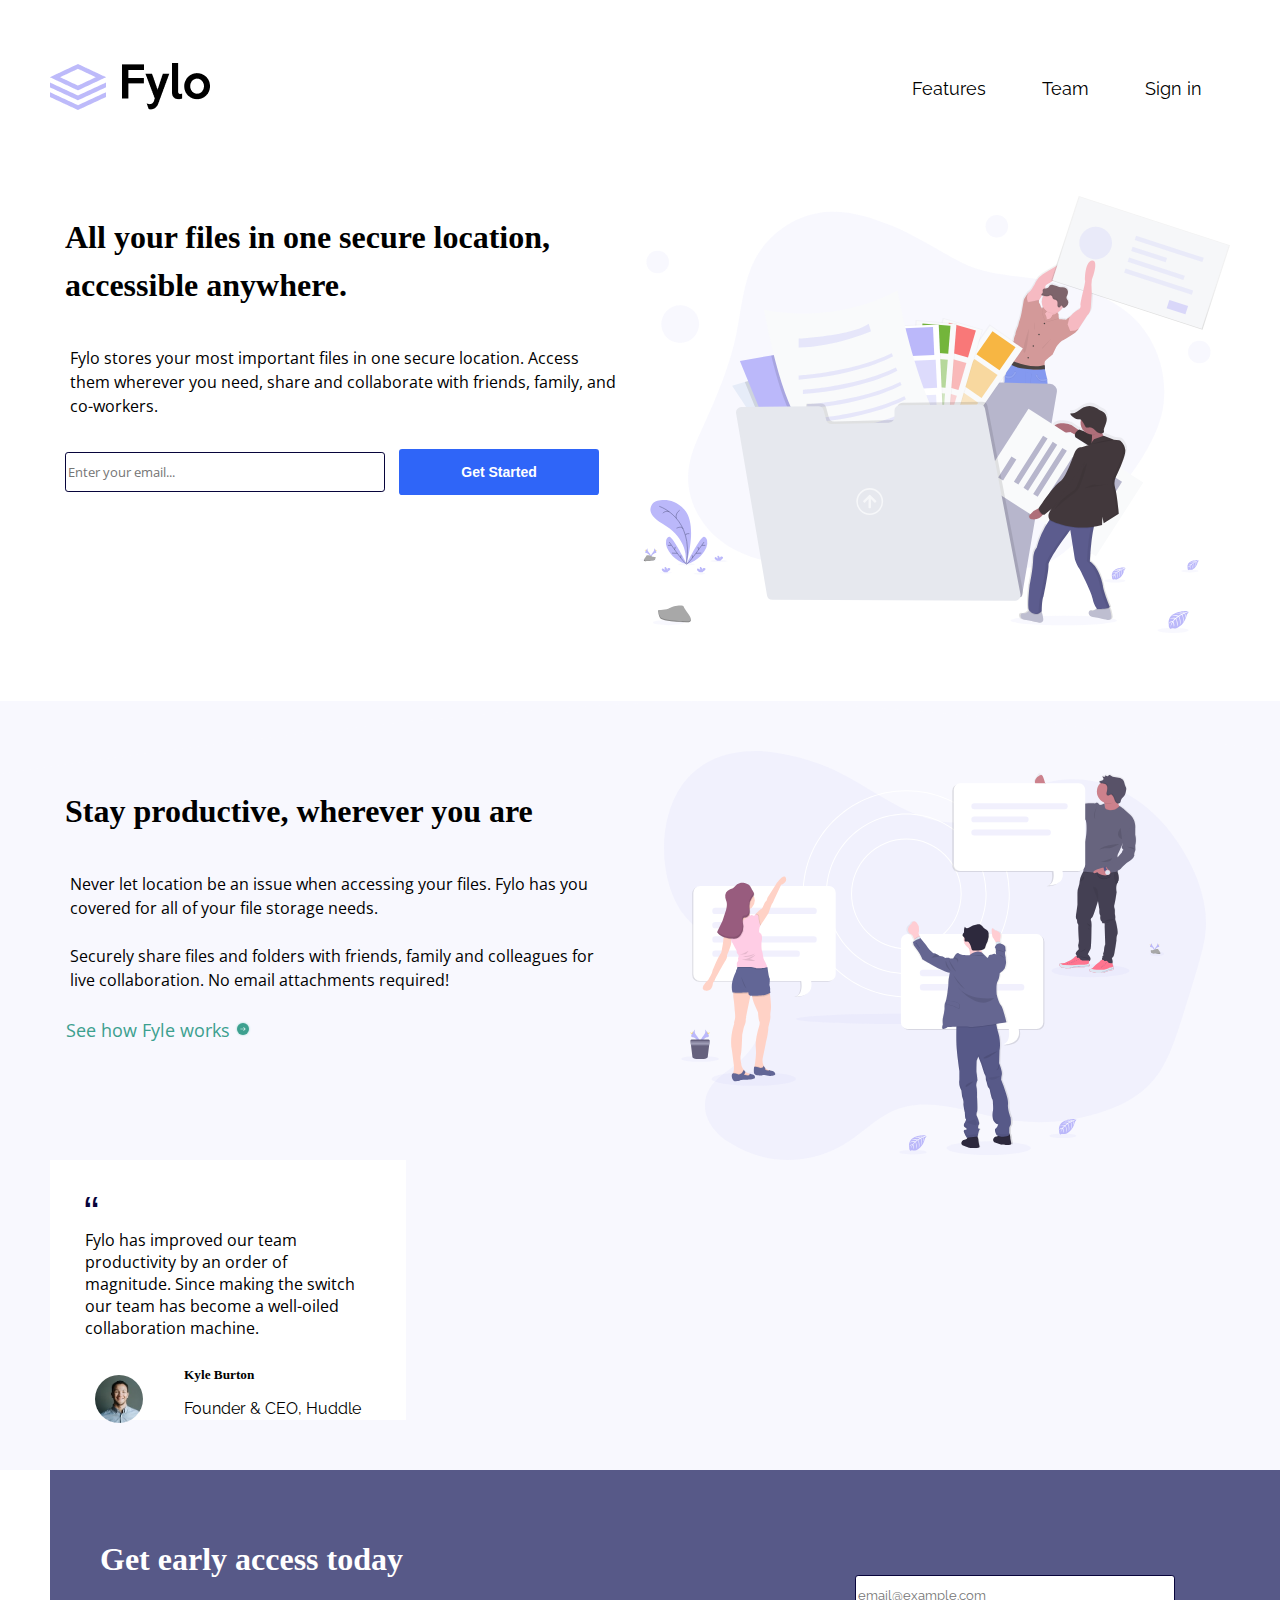
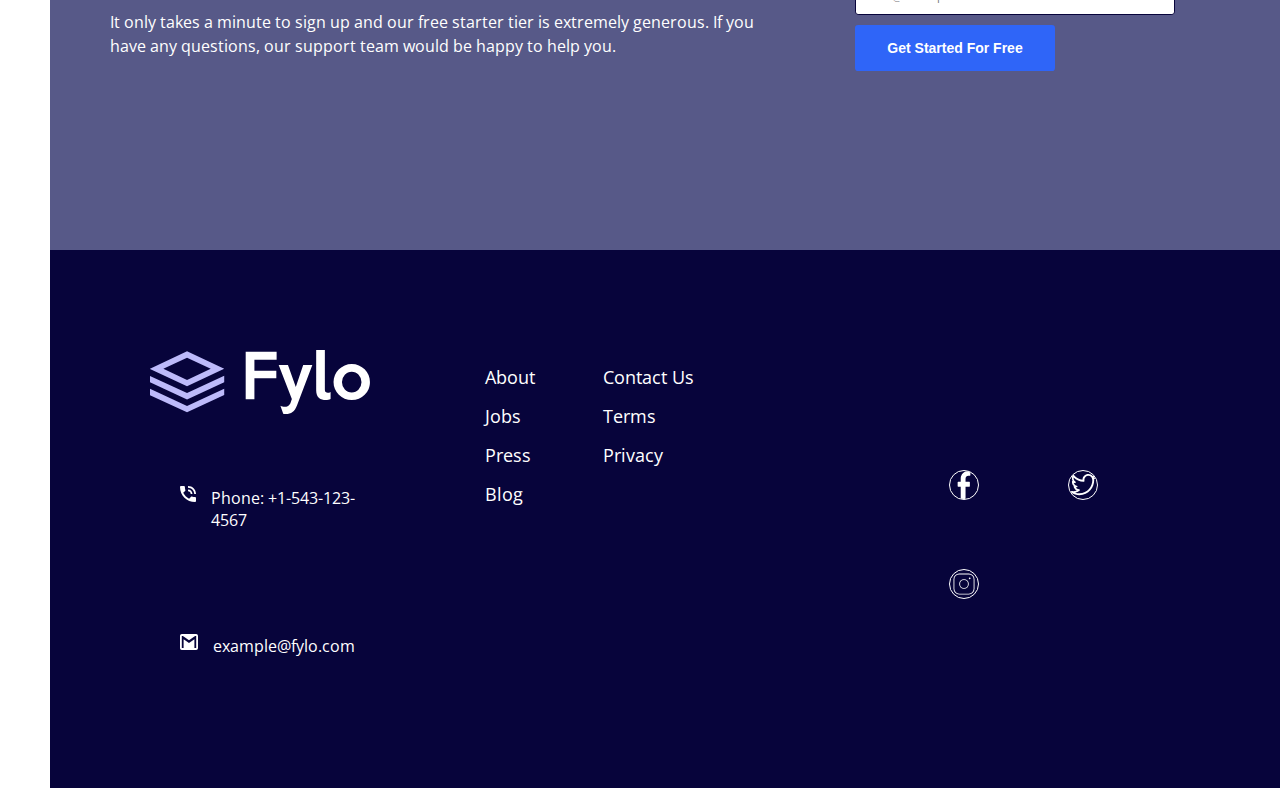
<file: fylo.html>
<!DOCTYPE html>
<html lang="en">
<head>
    <meta charset="UTF-8">
    <meta http-equiv="X-UA-Compatible" content="IE=edge">
    <meta name="viewport" content="width=device-width, initial-scale=1.0">
    <title>Fylo</title>
</head>
<link rel="preconnect" href="https://fonts.googleapis.com" />
  <link rel="preconnect" href="https://fonts.gstatic.com" crossorigin />
  <link
    href="https://fonts.googleapis.com/css2?family=Open+Sans&family=Raleway:wght@400;700&display=swap"
    rel="stylesheet"
  />
  <link rel="stylesheet" href="style.css" />
  <link rel="stylesheet" href="style2.css" />
<body>
    
    <div class="header con flex jus-con-spa-bet align-it-cen margin50">
        <div class="img-con">
            <img src="img/Group 5.png" class="logo" alt="" />
        </div>

        <div class="nav-con flex jus-con-spa-bet">
            <a href="#" class="a-element raleway400">Features</a>
            <a href="#" class="a-element raleway400">Team</a>
            <a href="#" class="a-element raleway400">Sign in</a>
            <img
              src="img/hamburger-menu-svgrepo-com.svg"
              class="hamburger"
              alt=""/>
        </div>  

    </div>

    <div class="about-fylo-first-con flex flex-wrap jus-con-spa-bet margin50">

        <div class="flex first-div">

            <div class="first-text-con">

                <h1 class="h1-titles raleway700">
                    All your files in one secure location, accessible anywhere.
                </h1>
                <p class="p-texts open-sans400">
                    Fylo stores your most important files in one secure location. Access
                    them wherever you need, share and collaborate with friends, family,
                    and co-workers.
                </p>
                <input
                type="text"
                placeholder="Enter your email..."
                class="open-sans400"/>
                <button class="raleway700">Get Started</button>
            </div>

            <div class="first-image-con background-size-pos">

            </div>

        </div>
    </div>

   

    <div class="about-fylo-second-con flex flex-wrap flex-dir-column padding50 ">

       <div class="flex second-div">
            <div class="second-text-con">

                <h1
                class="h1-titles raleway700 justify-con-cen"
                >
                Stay productive, wherever you are
                </h1>
                <p
                class="p-texts open-sans400 "
                >
                Never let location be an issue when accessing your files. Fylo has
                you covered for all of your file storage needs.
                <br /><br />
                Securely share files and folders with friends, family and
                colleagues for live collaboration. No email attachments required!
                </p>
                <a href="#" class="how-works-a open-sans400 a-element"
                >See how Fyle works <img src="img/icon-arrow.svg" alt=""
                /></a>

            </div>


            <div class="second-img-con background-size-pos"></div>

            
        </div>

            
        <div class="founder-con">
            <img src="img/icon-quotes.svg" alt="" />
          <p class="open-sans400 ">
             Fylo has improved our team productivity by an order of magnitude.
            Since making the switch our team has become a well-oiled
            collaboration machine.
            </p>

            <div class="about-founder flex jus-con-spa-bet">
                <div
                  class="founder-img-con background-size-pos border-radius50"
                ></div>
                <div class="text-founder">
                  <h5 class="raleway700">Kyle Burton</h5>
                  <p class="raleway400">Founder & CEO, Huddle</p>
                </div>
            </div>

        </div>

      
    </div>

    <div class="get-access-con flex margin-l50 jus-con-spa-bet">
        <div class="get-access-con-div flex">
          <div class="access-text">
            <h1
              class="access-h1 h1-texts color-white raleway700 text-align-cen justify-con-cen align-it-cen"
            >
              Get early access today
            </h1>
            <p
              class="access-p p-texts color-white open-sans400 text-align-cen justify-con-cen align-it-cen"
            >
              It only takes a minute to sign up and our free starter tier is
              extremely generous. If you have any questions, our support team
              would be happy to help you.
            </p>
          </div>
  
          <div class="get-email flex flex-dir-column padding50">
            <input
              type="text"
              placeholder="email@example.com"
              class="raleway400"
            />
            <button class="raleway700">Get Started For Free</button>
          </div>
        </div>
      </div>
  
      <div class="footer-con flex jus-con-spa-bet margin-l50 padding50">
        <div class="footer-con-div flex">
          <div
            class="logos flex flex-dir-column background-size-pos margin50 jus-con-spa-bet color-white"
          >
            <img src="img/footer-logo.svg" alt="" />
  
            <div class="flex color-white margin15">
              <img src="img/icon-phone.svg" class="log0 margin15" alt="" />
              <p class="open-sans400">Phone: +1-543-123-4567</p>
            </div>
            <div class="flex color-white margin15">
              <img src="img/icon-email.svg" class="log0 margin15" alt="" />
              <p class="open-sans400">example@fylo.com</p>
            </div>
          </div>
                <div class="footer-link-con flex jus-con-spa-bet margin50">
                    <div class="">
                        <a href="#" class="a-element color-white margin15 flex open-sans400">
                            About
                        </a>
                        <a href="#" class="a-element color-white margin15 flex open-sans400">
                            Jobs
                         </a>
                        <a href="#" class="a-element color-white margin15 flex open-sans400">
                            Press
                        </a>
                        <a href="#" class="a-element color-white margin15 flex open-sans400">
                            Blog
                        </a>
                    </div>
                    <div class="">
                        <a href="#" class="a-element color-white margin15 flex open-sans400">
                            Contact Us
                        </a>
                        <a href="#" class="a-element color-white margin15 flex open-sans400">
                            Terms
                        </a>
                        <a href="#" class="a-element color-white margin15 flex open-sans400">
                            Privacy
                        </a>
                    </div>
                </div>
  
          
                <div class="contact-div">
                    <img
                    src="img/little-facebook-logo-svgrepo-com.svg"
                    class="contact log0 border-radius50"
                    alt=""
                     />
  
                 <img
                    src="img/twitter-logo-svgrepo-com.svg"
                    class="contact log0 border-radius50"
                    alt=""
                    />
  
                    <img
                    src="img/instagram-logo-thin-svgrepo-com.svg"
                    class="contact log0 border-radius50"
                    alt=""
                />
                </div>
          
        </div>
      </div>
</body>
</html>
</file>
<file: style.css>
*,*::after,*::before{
    box-sizing: border-box;
}
body{
    margin: 0;
    padding:0;
}
.nav-con a{
    color: black;
    margin: 28px;
}
.first-image-con{
    background: url("img/illustration-1.svg");
    width: 50%;
    height: 474px;   
}
h5{
    display: inline;
}
.first-text-con{
    padding: 10px;
    width: 50%;
}
button{
    background-color: #2f65f8;
    margin: 5px;
    border: none;
    width: 200px;
    height: 46px;
    border-radius:3.1px ;
    color: #ffff;
    font-size: 14px;
    line-height: 16px;
    text-align: center;
}

input{
    margin: 5px;
    width: 320px;
    height: 40px;
    border: 0.625px solid #07043B;
    border-radius: 3.1px;
}
.about-fylo-second-con{
    background:url('img/Rectangle.png'),#F8F8FE;
}
.second-img-con{
    background: url("img/illustration-2.svg");
    width: 50%;
    height: 409px;
    z-index: 1;
}
.second-text-con{
    padding: 10px;
    width: 50%;
}
.how-works-a{
    color:#3DA08F;
    padding: 6px;
}
.how-works-a:hover{
    color: #71DFCC;
}
.founder-con{
    width: 356px;
    height: 260px;
    padding: 35px;
    background-color: #FFFFFF;
}
.about-founder{
    padding: 10px;
}
.founder-img-con{
    background: url("img/avatar-testimonial.jpg");
    width: 48px;
    height: 48px;
    margin-top: 10px;
}
.get-access-con{
    background-color: #575988;
    padding: 50px;
}
.get-email{
    height: 280px;
}
 button:hover
{
    background-color: #6C9BFF;
    transition: 0.7s ease-in-out;
}
.footer-con{
    background-color: #07043B;
    width: 100%;
    height: 12  00px;
}
.logos{
    color: #ffff;
}
.log0{
    width: 18px;
    height: 16px;
    margin: 15px;
}
.footer-link-con{
    height: 100px;
    width: 300px;
  flex-direction: row;
}
.footer-link-con a:hover
{
    color: #2f65f8;
    transition: 0.7s ease-in-out;
}
.contact{
    width: 30px;
    height: 30px;
    border: 1px solid #ffff;
    margin-top: 50px;
    margin-left: 70px;
}
.div-con{
    margin: 0;
    padding: 0;
    background-color: #F8F8FE
}
.hamburger
{
    width: 30px;
    height: 30px;
    display: none;
}
.contact-div
{
    margin: 120px;
}
@media only screen and (max-width: 1184px) {
    .footer-con-div{
        flex-direction: column;
      align-items: center;
      justify-content: center;
    }
    .footer-link-con
    {
        display: flex;
        flex-direction: column;
    
    }
    .get-access-con-div{
        flex-direction: column;
    }
    .about-fylo-second-con
    {
        width: 100%;;
    }
  }

  @media only screen and (max-width: 940px) {
  .hamburger
  {
      display: block;
  }
  .nav-con a{
      display: none;
  }

  @media only screen and (max-width: 870px) {
      .first-div
      {
          flex-direction: column;
      }
      .second-div
      {
          flex-direction: column;
      }
      .logo
      {
          width: 110px;
      }

  }
}
</file>
<file: style2.css>
.flex{
    display: flex;
}
.grid{
    display: grid;
}
.flex-wrap{
    flex-wrap: wrap;
}
.flex-dir-column{
    flex-direction: column;
}
.jus-con-spa-bet{
    justify-content: space-between;
}
.background-size-pos{
    background-size: contain;
    background-position: center;
    background-repeat: no-repeat;
}
.margin50{
    margin: 50px;
}
.align-it-cen{
    align-items: center;
}
.justify-con-cen
{
    justify-content: center;
}
.text-align-cen
{
    align-items: center;
}
.raleway700{
    font-style: "Raleway";
    font-weight: 700;
}
.raleway400{
    font-family: "Raleway";
    font-weight: 400;
}
.open-sans400{
    font-family: "Open Sans";
    font-weight: 400;
}
.h1-titles{
    padding: 5px;
    font-size: 32px;
    line-height: 48px;
}
.p-texts{
    padding: 10px;
    font-size: 16px;
    line-height: 24px;
}
.a-element{
    text-decoration: none;
    font-size: 18px;
}
.color-white{
    color: #ffff;
}
.margin-l50{
    margin-left: 50px;
}
.padding50
{    padding: 50px;
}
.margin15{
    margin: 15px;
}
.border-radius50{
    border-radius: 50%;
}
</file>
